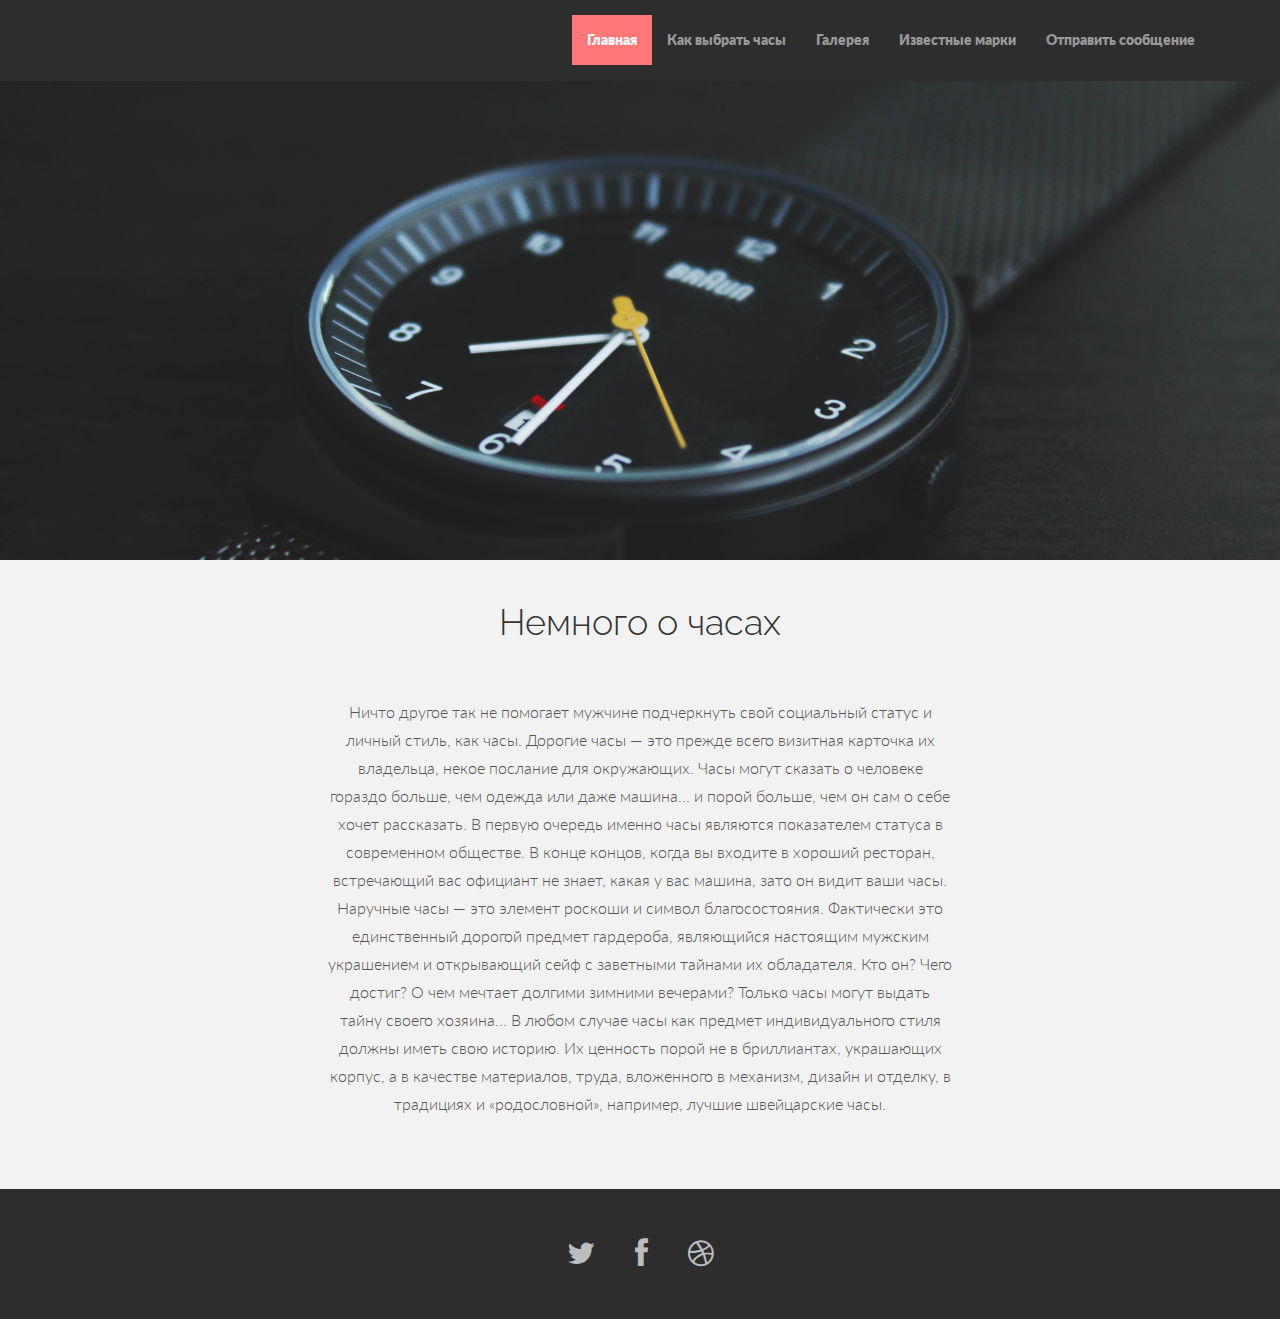
<file: index.html>
<!DOCTYPE html>
<html lang="en">
  <head>
    <meta charset="utf-8">
    <meta http-equiv="X-UA-Compatible" content="IE=edge">
    <meta name="viewport" content="width=device-width, initial-scale=1.0">
    <meta name="description" content="">
    <meta name="author" content="">
    <link rel="shortcut icon" href="assets/ico/favicon.png">

    <title>main</title>

    <!-- Bootstrap core CSS -->
    <link href="assets/css/bootstrap.css" rel="stylesheet">
    <link href="assets/css/font-awesome.min.css" rel="stylesheet">

    <!-- Custom styles for this template -->
    <link href="assets/css/main.css" rel="stylesheet">


    <!-- HTML5 shim and Respond.js IE8 support of HTML5 elements and media queries -->
    <!--[if lt IE 9]>
      <script src="https://oss.maxcdn.com/libs/html5shiv/3.7.0/html5shiv.js"></script>
      <script src="https://oss.maxcdn.com/libs/respond.js/1.3.0/respond.min.js"></script>
    <![endif]-->
  </head>
  <body>
   <div class="navbar navbar-inverse navbar-fixed-top">
      <div class="container">
        <div class="navbar-header">
          <button type="button" class="navbar-toggle" data-toggle="collapse" data-target=".navbar-collapse">
            <span class="icon-bar"></span>
            <span class="icon-bar"></span>
            <span class="icon-bar"></span>
          </button>
        </div>
        <div class="navbar-collapse collapse">
          <ul class="nav navbar-nav navbar-right">
             <li class="active"><a href="index.html">Главная</a></li>
            <li><a href="choose.html">Как выбрать часы</a></li>
            <li><a href="galary.html">Галерея</a></li>
            <li><a href="brand.html">Известные марки</a></li>
            <li><a href="callback.html">Отправить сообщение</a></li>
          </ul>
        </div><!--/.nav-collapse -->
      </div>
    </div>
<div id="headerwrap">
    <div class="container">
      <div class="row centered">
        <div class="col-lg-8 col-lg-offset-2">
        </div>
      </div><!-- row -->
    </div><!-- container -->
  </div><!-- headerwrap -->
  <br>
  <div class="conteiner">
  <div class="row">
            <div class="col-lg-offset-3 col-lg-6">
                <h1 class="text-center">Немного о часах</h1>
                <br>
              <br>
                <p class="text-center">Ничто другое так не помогает мужчине подчеркнуть свой социальный статус и личный стиль, как часы. Дорогие часы — это прежде всего визитная карточка их владельца, некое послание для окружающих. Часы могут сказать о человеке гораздо больше, чем одежда или даже машина... и порой больше, чем он сам о себе хочет рассказать. В первую очередь именно часы являются показателем статуса в современном обществе. В конце концов, когда вы входите в хороший ресторан, встречающий вас официант не знает, какая у вас машина, зато он видит ваши часы. Наручные часы — это элемент роскоши и символ благосостояния. Фактически это единственный дорогой предмет гардероба, являющийся настоящим мужским украшением и открывающий сейф с заветными тайнами их обладателя. Кто он? Чего достиг? О чем мечтает долгими зимними вечерами? Только часы могут выдать тайну своего хозяина...
              В любом случае часы как предмет индивидуального стиля должны иметь свою историю. Их ценность порой не в бриллиантах, украшающих корпус, а в качестве материалов, труда, вложенного в механизм, дизайн и отделку, в традициях и «родословной», например, лучшие швейцарские часы.
                 </p>
                 <br>
                 <br>
            </div>
        </div>
  </div>
  <div id="f">
    <div class="container">
      <div class="row centered">
        <a href="#"><i class="fa fa-twitter"></i></a><a href="#"><i class="fa fa-facebook"></i></a><a href="#"><i class="fa fa-dribbble"></i></a>
    
      </div><!-- row -->
    </div><!-- container -->
  </div><!-- Footer -->
  </body>
</html>
</file>
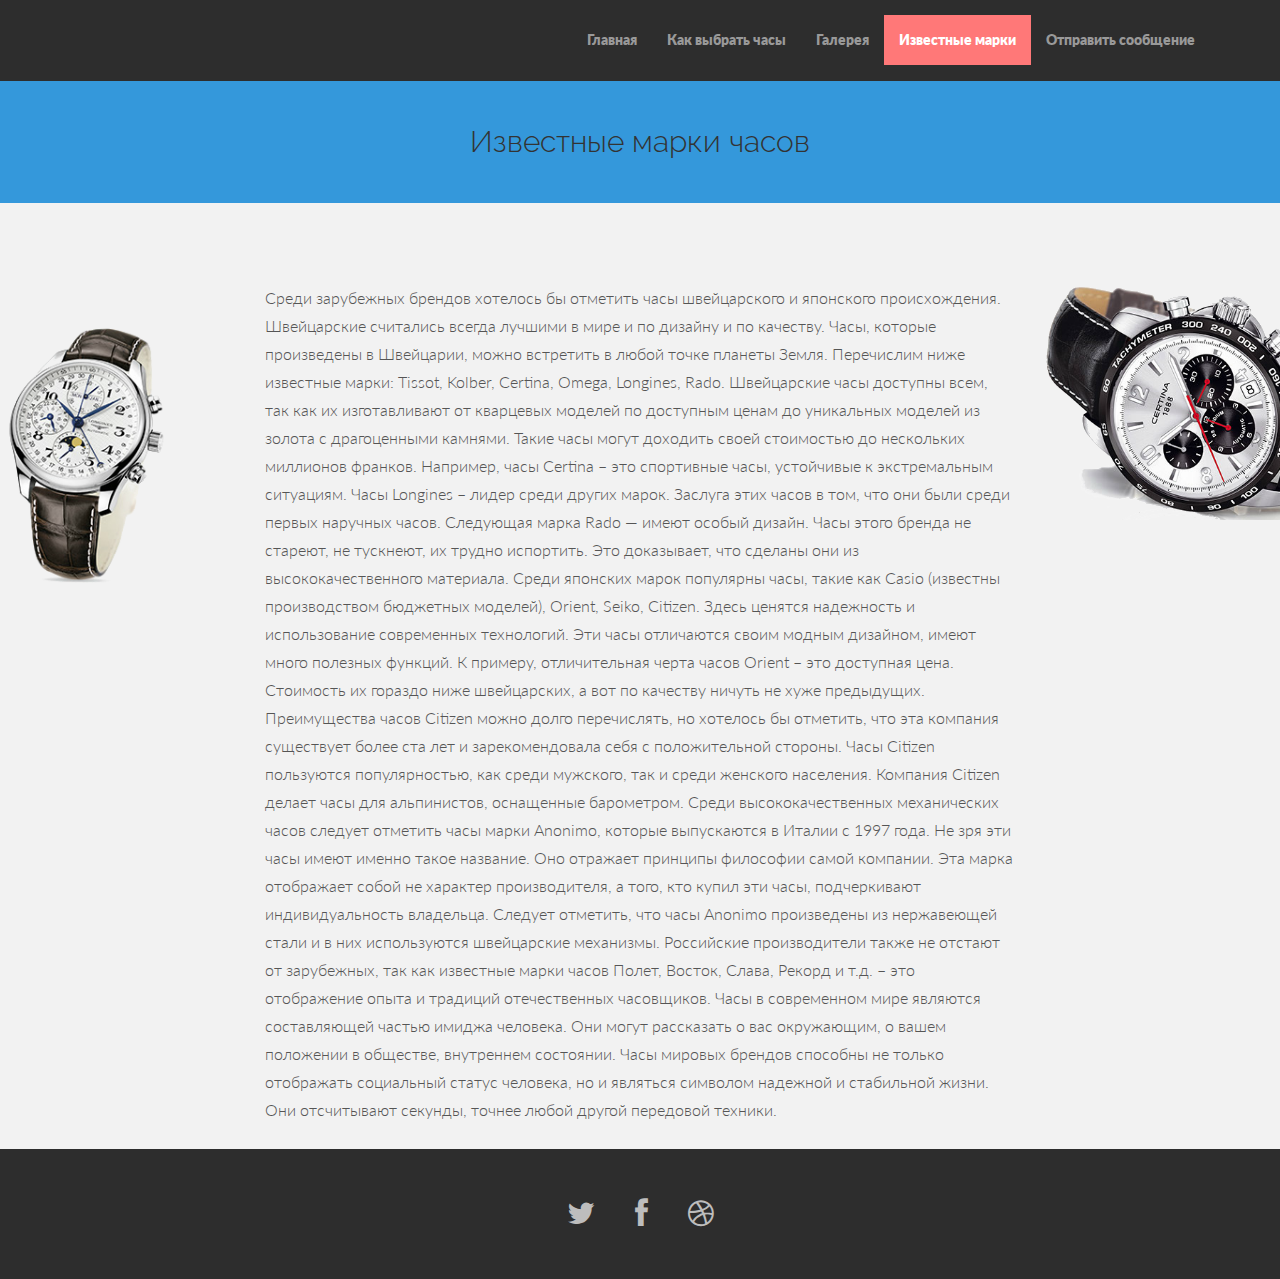
<file: brand.html>
<!DOCTYPE html>
<html lang="en">
  <head>
    <meta charset="utf-8">
    <meta http-equiv="X-UA-Compatible" content="IE=edge">
    <meta name="viewport" content="width=device-width, initial-scale=1.0">
    <meta name="description" content="">
    <meta name="author" content="">
    <link rel="shortcut icon" href="assets/ico/favicon.png">

    <title>brand</title>

    <!-- Bootstrap core CSS -->
    <link href="assets/css/bootstrap.css" rel="stylesheet">
    <link href="assets/css/font-awesome.min.css" rel="stylesheet">

    <!-- Custom styles for this template -->
    <link href="assets/css/main.css" rel="stylesheet">


    <!-- HTML5 shim and Respond.js IE8 support of HTML5 elements and media queries -->
    <!--[if lt IE 9]>
      <script src="https://oss.maxcdn.com/libs/html5shiv/3.7.0/html5shiv.js"></script>
      <script src="https://oss.maxcdn.com/libs/respond.js/1.3.0/respond.min.js"></script>
    <![endif]-->
  </head>

  <body>



  <div class="navbar navbar-inverse navbar-fixed-top">
      <div class="container">
        <div class="navbar-header">
          <button type="button" class="navbar-toggle" data-toggle="collapse" data-target=".navbar-collapse">
            <span class="icon-bar"></span>
            <span class="icon-bar"></span>
            <span class="icon-bar"></span>
          </button>
        </div>
        <div class="navbar-collapse collapse">
          <ul class="nav navbar-nav navbar-right">
            <li><a href="index.html">Главная</a></li>
            <li><a href="choose.html">Как выбрать часы</a></li>
            <li><a href="galary.html">Галерея</a></li>
            <li class="active"><a href="brand.html">Известные марки</a></li>
            <li><a href="callback.html">Отправить сообщение</a></li>
          </ul>
        </div><!--/.nav-collapse -->
      </div>
    </div>

  <div id="blue">
    <div class="container">
      <div class="row centered">
        <div class="col-lg-8 col-lg-offset-2">
        <h2>Известные марки часов</h2>
        </div>
      </div><!-- row -->
    </div><!-- container -->
  </div><!--  bluewrap -->

<div class="container desc">
    <div class="row">
      <br><br>
      <div class=" col-lg-1 col-lg-pull-3 ">
       <img src="images/011.png" alt="">
      </div><!-- col-lg-6 -->
      <div class=" col-lg-offset-1 col-lg-8">
        <p>Среди зарубежных брендов хотелось бы отметить часы швейцарского и японского происхождения.

Швейцарские считались всегда лучшими в мире и по дизайну и по качеству. Часы, которые произведены в Швейцарии, можно встретить в любой точке планеты Земля. Перечислим ниже известные марки: Tissot, Kolber, Certina, Omega, Longines, Rado.

Швейцарские часы доступны всем, так как их изготавливают от кварцевых моделей по доступным ценам до уникальных моделей из золота с драгоценными камнями. Такие часы могут доходить своей стоимостью до нескольких миллионов франков.

Например, часы Certina – это спортивные часы, устойчивые к экстремальным ситуациям. Часы Longines – лидер среди других марок. Заслуга этих часов в том, что они были среди первых наручных часов.

Следующая марка Rado — имеют особый дизайн. Часы этого бренда не стареют, не тускнеют, их трудно испортить. Это доказывает, что сделаны они из высококачественного материала.

Среди японских марок популярны часы, такие как Casio (известны производством бюджетных моделей), Orient, Seiko, Citizen. Здесь ценятся надежность и использование современных технологий. Эти часы отличаются своим модным дизайном, имеют много полезных функций.

К примеру, отличительная черта часов Orient – это доступная цена. Стоимость их гораздо ниже швейцарских, а вот по качеству ничуть не хуже предыдущих.

Преимущества часов Citizen можно долго перечислять, но хотелось бы отметить, что эта компания существует более ста лет и зарекомендовала себя с положительной стороны. Часы Citizen пользуются популярностью, как среди мужского, так и среди женского населения. Компания Citizen делает часы для альпинистов, оснащенные барометром.

Среди высококачественных механических часов следует отметить часы марки Anonimo, которые выпускаются в Италии с 1997 года. Не зря эти часы имеют именно такое название. Оно отражает принципы философии самой компании. Эта марка отображает собой не характер производителя, а того, кто купил эти часы, подчеркивают индивидуальность владельца. Следует отметить, что часы Anonimo произведены из нержавеющей стали и в них используются швейцарские механизмы.

Российские производители также не отстают от зарубежных, так как известные марки часов Полет, Восток, Слава, Рекорд и т.д. – это отображение опыта и традиций отечественных часовщиков.

Часы в современном мире являются составляющей частью имиджа человека. Они могут рассказать о вас окружающим, о вашем положении в обществе, внутреннем состоянии.

Часы мировых брендов способны не только отображать социальный статус человека, но и являться символом надежной и стабильной жизни. Они отсчитывают секунды, точнее любой другой передовой техники.</p>
      </div>
      <div class="col-lg-1 ">
       <img src="images/010.png" alt="">
      </div><!-- col-lg-6 -->
    </div><!-- row -->
    </div>
    <div id="f">
    <div class="container">
      <div class="row centered">
        <a href="#"><i class="fa fa-twitter"></i></a><a href="#"><i class="fa fa-facebook"></i></a><a href="#"><i class="fa fa-dribbble"></i></a>
    
      </div><!-- row -->
    </div><!-- container -->
  </div><!-- Footer -->

</body>
</file>
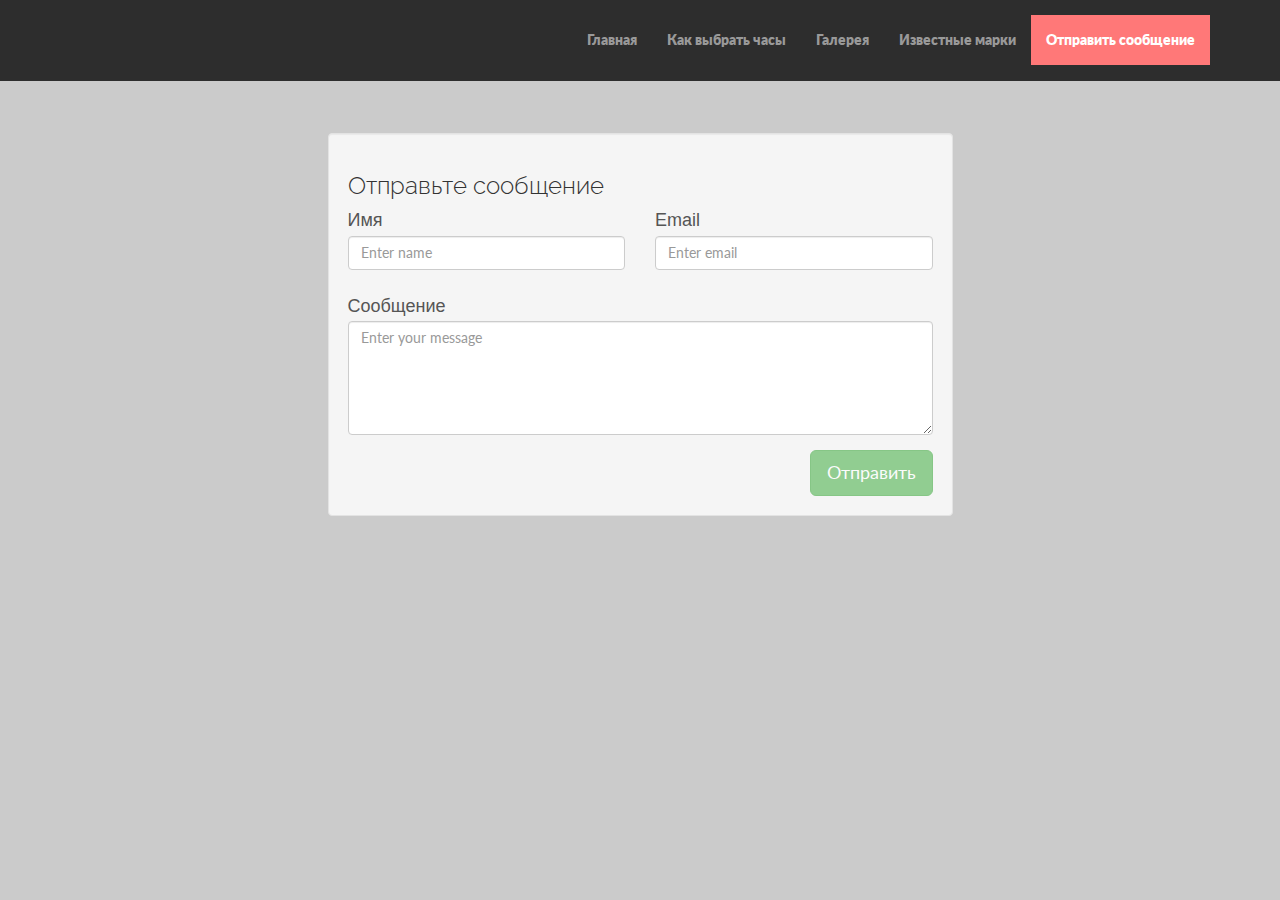
<file: callback.html>
<!DOCTYPEhtml>
<html>
<head>
    <title>callback</title>
    <meta name="viewport" content="width=device-width, initial-scale=1, maximum-scale=1, user-scalable=no">
    <meta charset="utf-8">
    <meta http-equiv="content-type" content="text/html; charset=utf-8"/>
    <link rel="stylesheet" href="assets/css/bootstrap.css">
	<link rel="stylesheet" href="assets/css/animate.css">
    <link href="assets/css/font-awesome.min.css" rel="stylesheet">
    <link href="assets/css/main.css" rel="stylesheet">
 
</head>
<body style="background-color:#cbcbcb">
    <div class="navbar navbar-inverse navbar-fixed-top">
      <div class="container">
        <div class="navbar-header">
          <button type="button" class="navbar-toggle" data-toggle="collapse" data-target=".navbar-collapse">
            <span class="icon-bar"></span>
            <span class="icon-bar"></span>
            <span class="icon-bar"></span>
          </button>
        </div>
        <div class="navbar-collapse collapse">
          <ul class="nav navbar-nav navbar-right">
            <li><a href="index.html">Главная</a></li>
            <li><a href="choose.html">Как выбрать часы</a></li>
            <li><a href="galary.html">Галерея</a></li>
            <li><a href="brand.html">Известные марки</a></li>
            <li class="active"><a href="works.html">Отправить сообщение</a></li>
          </ul>
        </div><!--/.nav-collapse -->
      </div>
    </div>
<div class="row">
<div class="col-sm-6 col-sm-offset-3">
    <div class="well" style="margin-top: 10%;">
    <h3>Отправьте сообщение</h3>
    <form role="form" id="contactForm" data-toggle="validator" class="shake" >
        <div class="row">
            <div class="form-group col-sm-6">
                <label for="name" class="h4">Имя</label>
                <input type="text" class="form-control" id="name" placeholder="Enter name" required data-error="NEW ERROR MESSAGE">
                <div class="help-block with-errors"></div>
            </div>
            <div class="form-group col-sm-6">
                <label for="email" class="h4">Email</label>
                <input type="email" class="form-control" id="email" placeholder="Enter email" required data-error="NEW ERROR MESSAGE">
                <div class="help-block with-errors"></div>
            </div>
        </div>
        <div class="form-group">
            <label for="message" class="h4 ">Сообщение</label>
            <textarea id="message" class="form-control" rows="5" placeholder="Enter your message" required></textarea>
            <div class="help-block with-errors"></div>
        </div>
        <button type="submit" id="form-submit" class="btn btn-success btn-lg pull-right ">Отправить</button>
        <div id="msgSubmit" class="h3 text-center hidden"></div>
        <div class="clearfix"></div>
    </form>
    </div>
</div>
</div>
</body>
<script  type="text/javascript" src="assets/js/jquery-3.1.1.js"></script>
<script type="text/javascript" src="assets/js/validator.min.js"></script>
<script type="text/javascript" src="assets/js/scripts.js"></script>
</html>

<!--action="assets/php/callback.php" method="post"-->
</file>
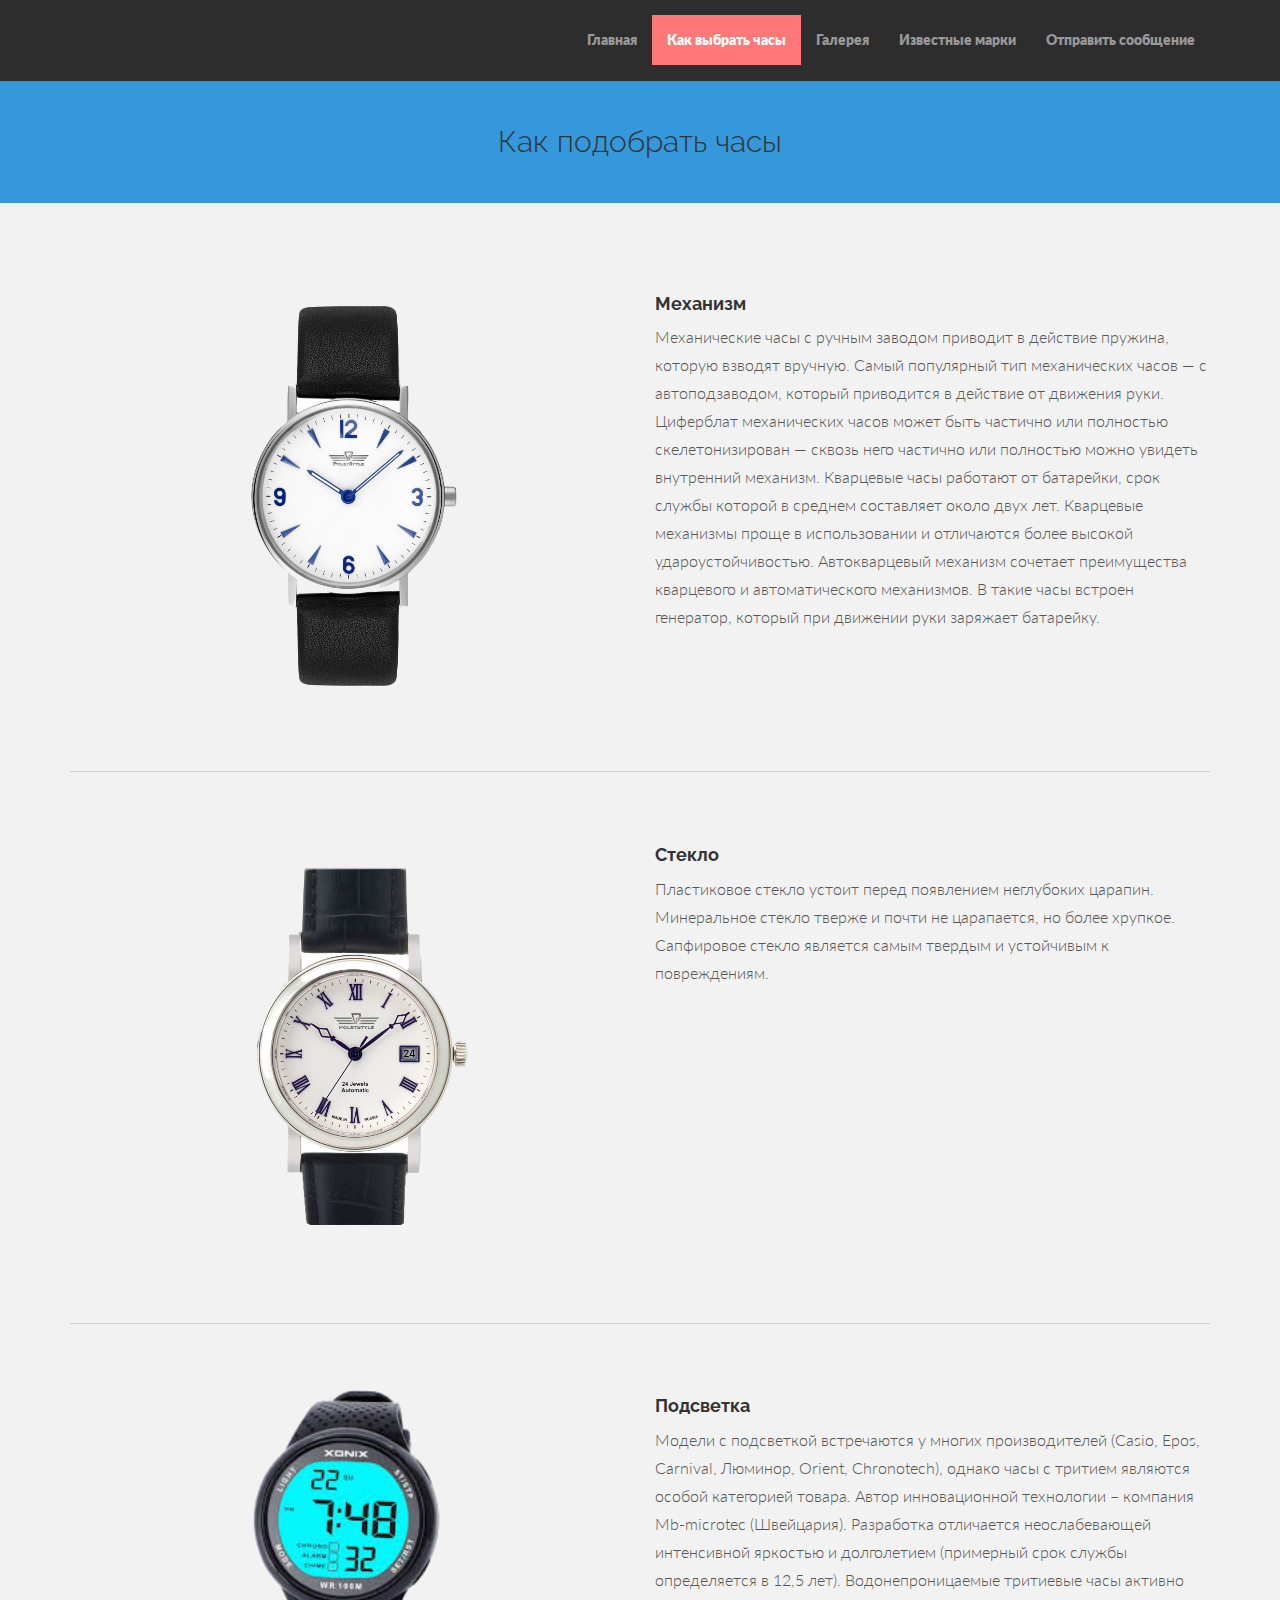
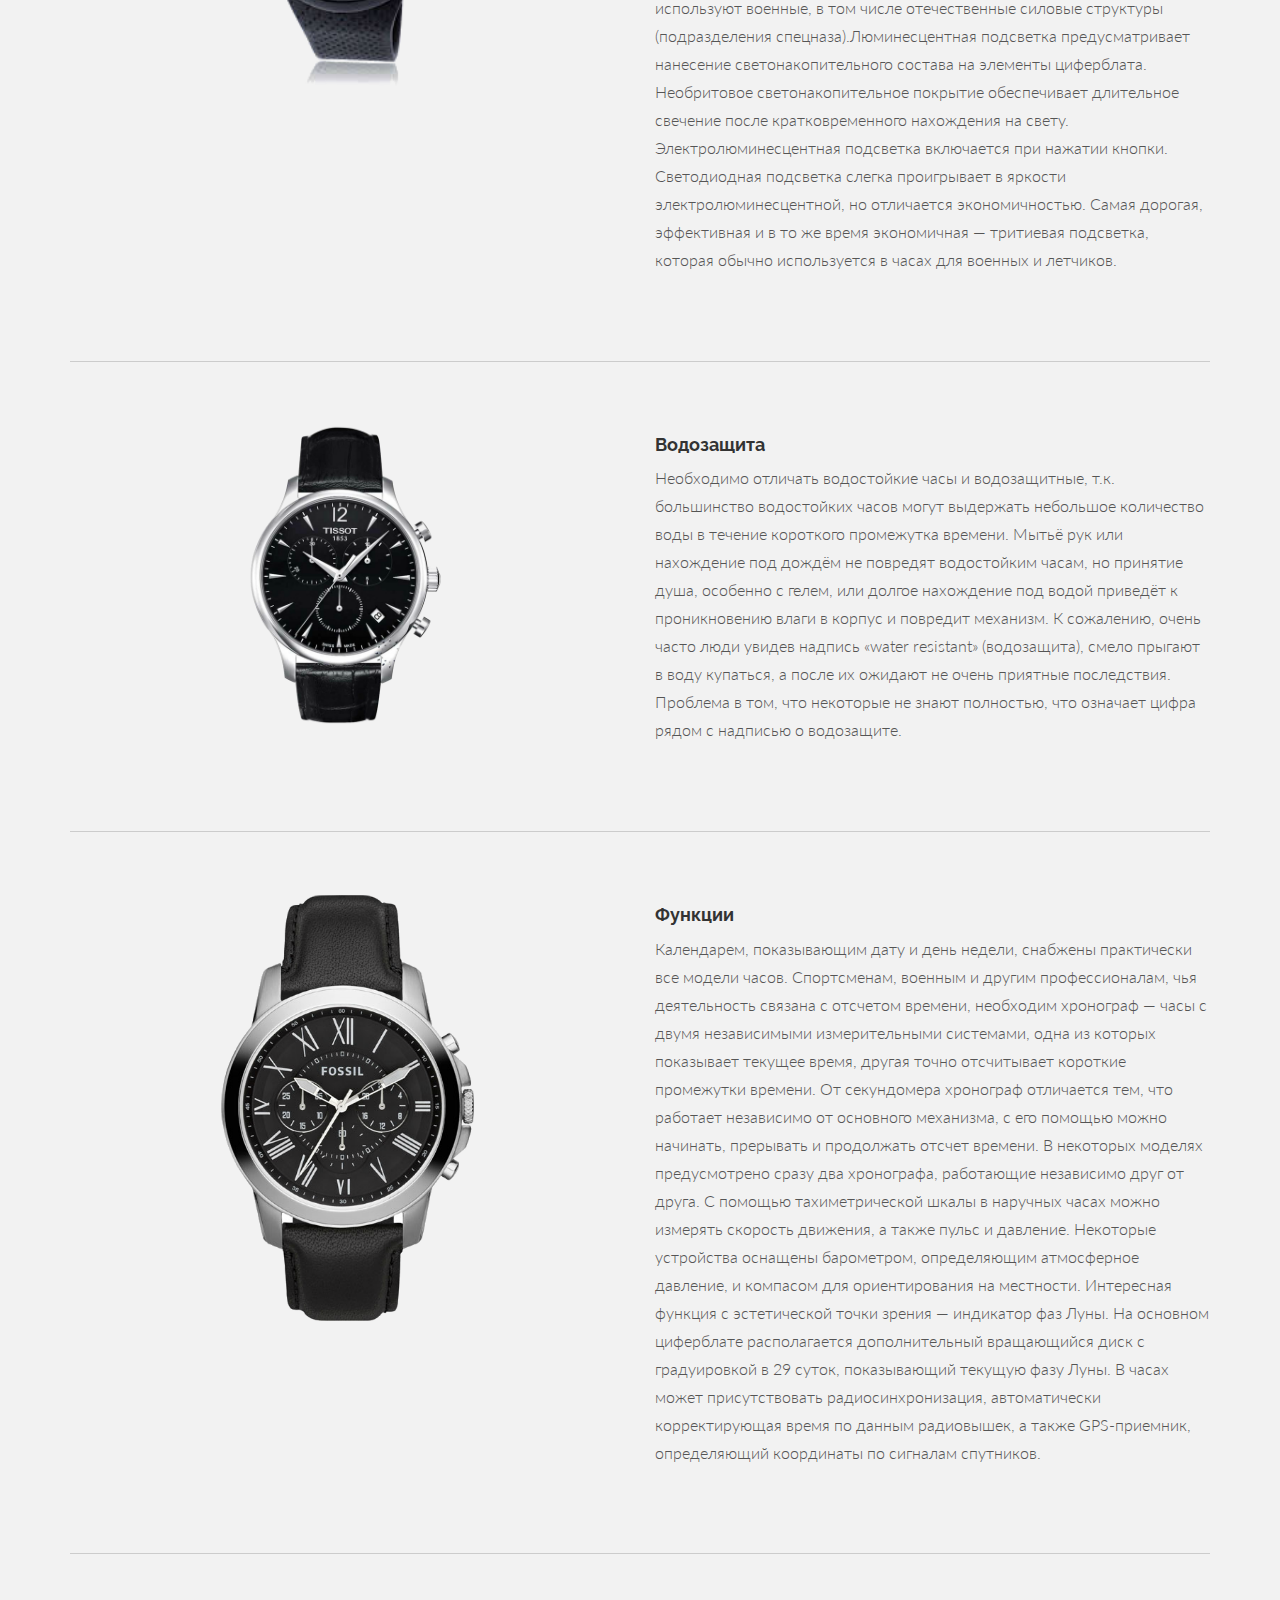
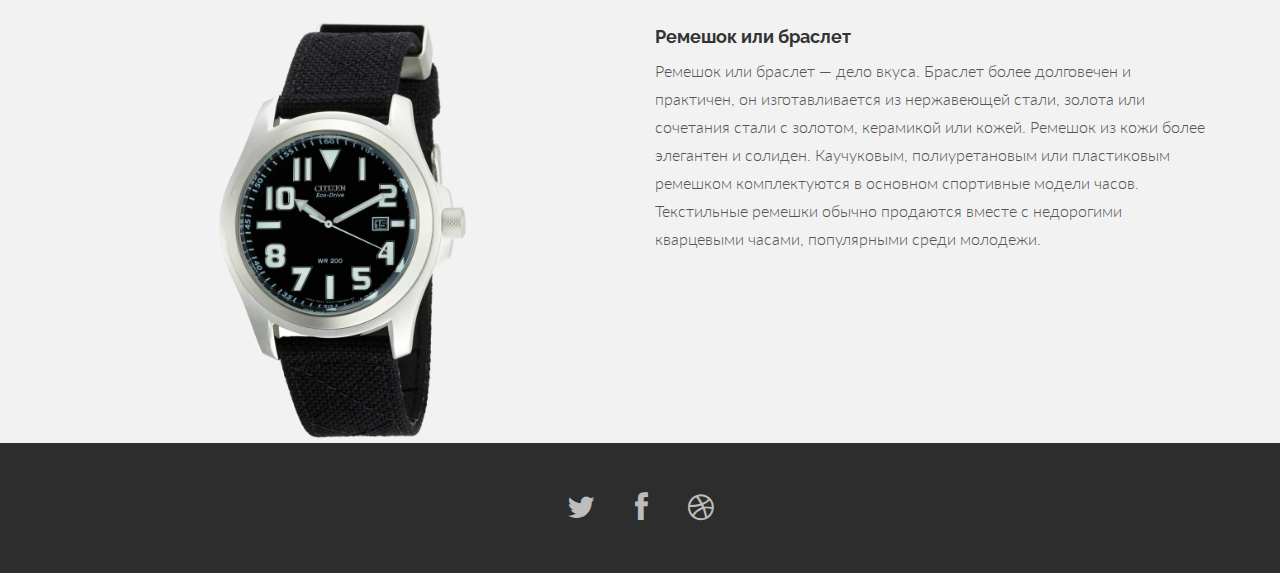
<file: choose.html>
<!DOCTYPE html>
<html lang="ru">
  <head>
    <meta charset="utf-8">
    <meta http-equiv="X-UA-Compatible" content="IE=edge">
    <meta name="viewport" content="width=device-width, initial-scale=1.0">
    <meta name="description" content="">
    <meta name="author" content="">
    <link rel="shortcut icon" href="assets/ico/favicon.png">

    <title>choose</title>

    <!-- Bootstrap core CSS -->
    <link href="assets/css/bootstrap.css" rel="stylesheet">
    <link href="assets/css/font-awesome.min.css" rel="stylesheet">

    <!-- Custom styles for this template -->
    <link href="assets/css/main.css" rel="stylesheet">


    <!-- HTML5 shim and Respond.js IE8 support of HTML5 elements and media queries -->
    <!--[if lt IE 9]>
      <script src="https://oss.maxcdn.com/libs/html5shiv/3.7.0/html5shiv.js"></script>
      <script src="https://oss.maxcdn.com/libs/respond.js/1.3.0/respond.min.js"></script>
    <![endif]-->
  </head>
  <body>
   <div class="navbar navbar-inverse navbar-fixed-top">
      <div class="container">
        <div class="navbar-header">
          <button type="button" class="navbar-toggle" data-toggle="collapse" data-target=".navbar-collapse">
            <span class="icon-bar"></span>
            <span class="icon-bar"></span>
            <span class="icon-bar"></span>
          </button>
        </div>
        <div class="navbar-collapse collapse">
          <ul class="nav navbar-nav navbar-right">
            <li><a href="index.html">Главная</a></li>
            <li class="active"><a href="choose.html">Как выбрать часы</a></li>
            <li><a href="galary.html">Галерея</a></li>
            <li><a href="brand.html">Известные марки</a></li>
            <li><a href="callback.html">Отправить сообщение</a></li>
          </ul>
        </div><!--/.nav-collapse -->
      </div>
    </div>


  <div id="blue">
    <div class="container">
      <div class="row centered">
        <div class="col-lg-8 col-lg-offset-2">
        <h2>Как подобрать  часы</h2>
        </div>
      </div><!-- row -->
    </div><!-- container -->
  </div><!--  bluewrap -->

  <div class="container desc">
    <div class="row">
      <br><br>
      <div class="col-lg-6 centered">
        <img src="images/001.png" alt="">
      </div><!-- col-lg-6 -->
      <div class="col-lg-6">
        <h4>Механизм</h4>
        <p>Механические часы с ручным заводом приводит в действие пружина, которую взводят вручную. Самый популярный тип механических часов — с автоподзаводом, который приводится в действие от движения руки. Циферблат механических часов может быть частично или полностью скелетонизирован — сквозь него частично или полностью можно увидеть внутренний механизм.
              Кварцевые часы работают от батарейки, срок службы которой в среднем составляет около двух лет. Кварцевые механизмы проще в использовании и отличаются более высокой удароустойчивостью.
              Автокварцевый механизм сочетает преимущества кварцевого и автоматического механизмов. В такие часы встроен генератор, который при движении руки заряжает батарейку.
              </p>
      </div>

    </div>
      
      <br><br>
    <hr>
    <br><br>
    <div class="row">
      <div class="col-lg-6 centered">
        <img src="images/002.png" alt="">
      </div><!-- col-lg-6 -->
      <div class="col-lg-6">
        <h4>Стекло</h4>
        <p>Пластиковое стекло устоит перед появлением неглубоких царапин. Минеральное стекло тверже и почти не царапается, но более хрупкое. Сапфировое стекло является самым твердым и устойчивым к повреждениям.
              </p>
      </div>
    </div><!-- row -->

 <br><br>
    <hr>
    <br><br>
    <div class="row">
      <div class="col-lg-6 centered">
        <img src="images/003.png" alt="">
      </div><!-- col-lg-6 -->
      <div class="col-lg-6">
        <h4>Подсветка</h4>
         <p>Модели с подсветкой встречаются у многих производителей (Casio, Epos, Carnival, Люминор, Orient, Chronotech), однако часы с тритием являются особой категорией товара. Автор инновационной технологии – компания Mb-microtec (Швейцария). Разработка отличается неослабевающей интенсивной яркостью и долголетием (примерный срок службы определяется в 12,5 лет). Водонепроницаемые тритиевые часы активно используют военные, в том числе отечественные силовые структуры (подразделения спецназа).Люминесцентная подсветка предусматривает нанесение светонакопительного состава на элементы циферблата. Необритовое светонакопительное покрытие обеспечивает длительное свечение после кратковременного нахождения на свету. Электролюминесцентная подсветка включается при нажатии кнопки. Светодиодная подсветка слегка проигрывает в яркости электролюминесцентной, но отличается экономичностью. Самая дорогая, эффективная и в то же время экономичная — тритиевая подсветка, которая обычно используется в часах для военных и летчиков.
              </p>
      </div>
    </div><!-- row -->

    <br><br>
    <hr>
    <br><br>
    <div class="row">
      <div class="col-lg-6 centered">
       <img src="images/004.png" alt="">
      </div><!-- col-lg-6 -->
      <div class="col-lg-6">
        <h4>Водозащита</h4>
        <p>Необходимо отличать водостойкие часы и водозащитные, т.к. большинство водостойких часов могут выдержать небольшое количество воды в течение короткого промежутка времени. Мытьё рук или нахождение под дождём не повредят водостойким часам, но принятие душа, особенно с гелем, или долгое нахождение под водой приведёт к проникновению влаги в корпус и повредит механизм. К сожалению, очень часто люди увидев надпись «water resistant» (водозащита), смело прыгают в воду купаться, а после их ожидают не очень приятные последствия. Проблема в том, что некоторые не знают полностью, что означает цифра рядом с надписью о водозащите.
              </p>
      </div>
    </div><!-- row -->

    <br><br>
    <hr>
    <br><br>
    <div class="row">
      <div class="col-lg-6 centered">
       <img src="images/006.png" alt="">
      </div><!-- col-lg-6 -->
      <div class="col-lg-6">
        <h4>Функции</h4>
         <p>Календарем, показывающим дату и день недели, снабжены практически все модели часов.
Спортсменам, военным и другим профессионалам, чья деятельность связана с отсчетом времени, необходим хронограф — часы с двумя независимыми измерительными системами, одна из которых показывает текущее время, другая точно отсчитывает короткие промежутки времени. От секундомера хронограф отличается тем, что работает независимо от основного механизма, с его помощью можно начинать, прерывать и продолжать отсчет времени. В некоторых моделях предусмотрено сразу два хронографа, работающие независимо друг от друга.
С помощью тахиметрической шкалы в наручных часах можно измерять скорость движения, а также пульс и давление.
Некоторые устройства оснащены барометром, определяющим атмосферное давление, и компасом для ориентирования на местности.
Интересная функция с эстетической точки зрения — индикатор фаз Луны. На основном циферблате располагается дополнительный вращающийся диск с градуировкой в 29 суток, показывающий текущую фазу Луны.
В часах может присутствовать радиосинхронизация, автоматически корректирующая время по данным радиовышек, а также GPS-приемник, определяющий координаты по сигналам спутников.
              </p>
      </div>
    </div><!-- row -->

     <br><br>
    <hr>
    <br><br>
    <div class="row">
      <div class="col-lg-6 centered">
        <img src="images/005.png" alt="">
      </div><!-- col-lg-6 -->
      <div class="col-lg-6">
        <h4>Ремешок или браслет</h4>
         <p>Ремешок или браслет — дело вкуса. Браслет более долговечен и практичен, он изготавливается из нержавеющей стали, золота или сочетания стали с золотом, керамикой или кожей. Ремешок из кожи более элегантен и солиден. Каучуковым, полиуретановым или пластиковым ремешком комплектуются в основном спортивные модели часов. Текстильные ремешки обычно продаются вместе с недорогими кварцевыми часами, популярными среди молодежи.
              </p>
      </div>
    </div><!-- row -->
</div>

    <div id="f">
    <div class="container">
      <div class="row centered">
        <a href="#"><i class="fa fa-twitter"></i></a><a href="#"><i class="fa fa-facebook"></i></a><a href="#"><i class="fa fa-dribbble"></i></a>
    
      </div><!-- row -->
    </div><!-- container -->
  </div><!-- Footer -->




      </body>
</file>
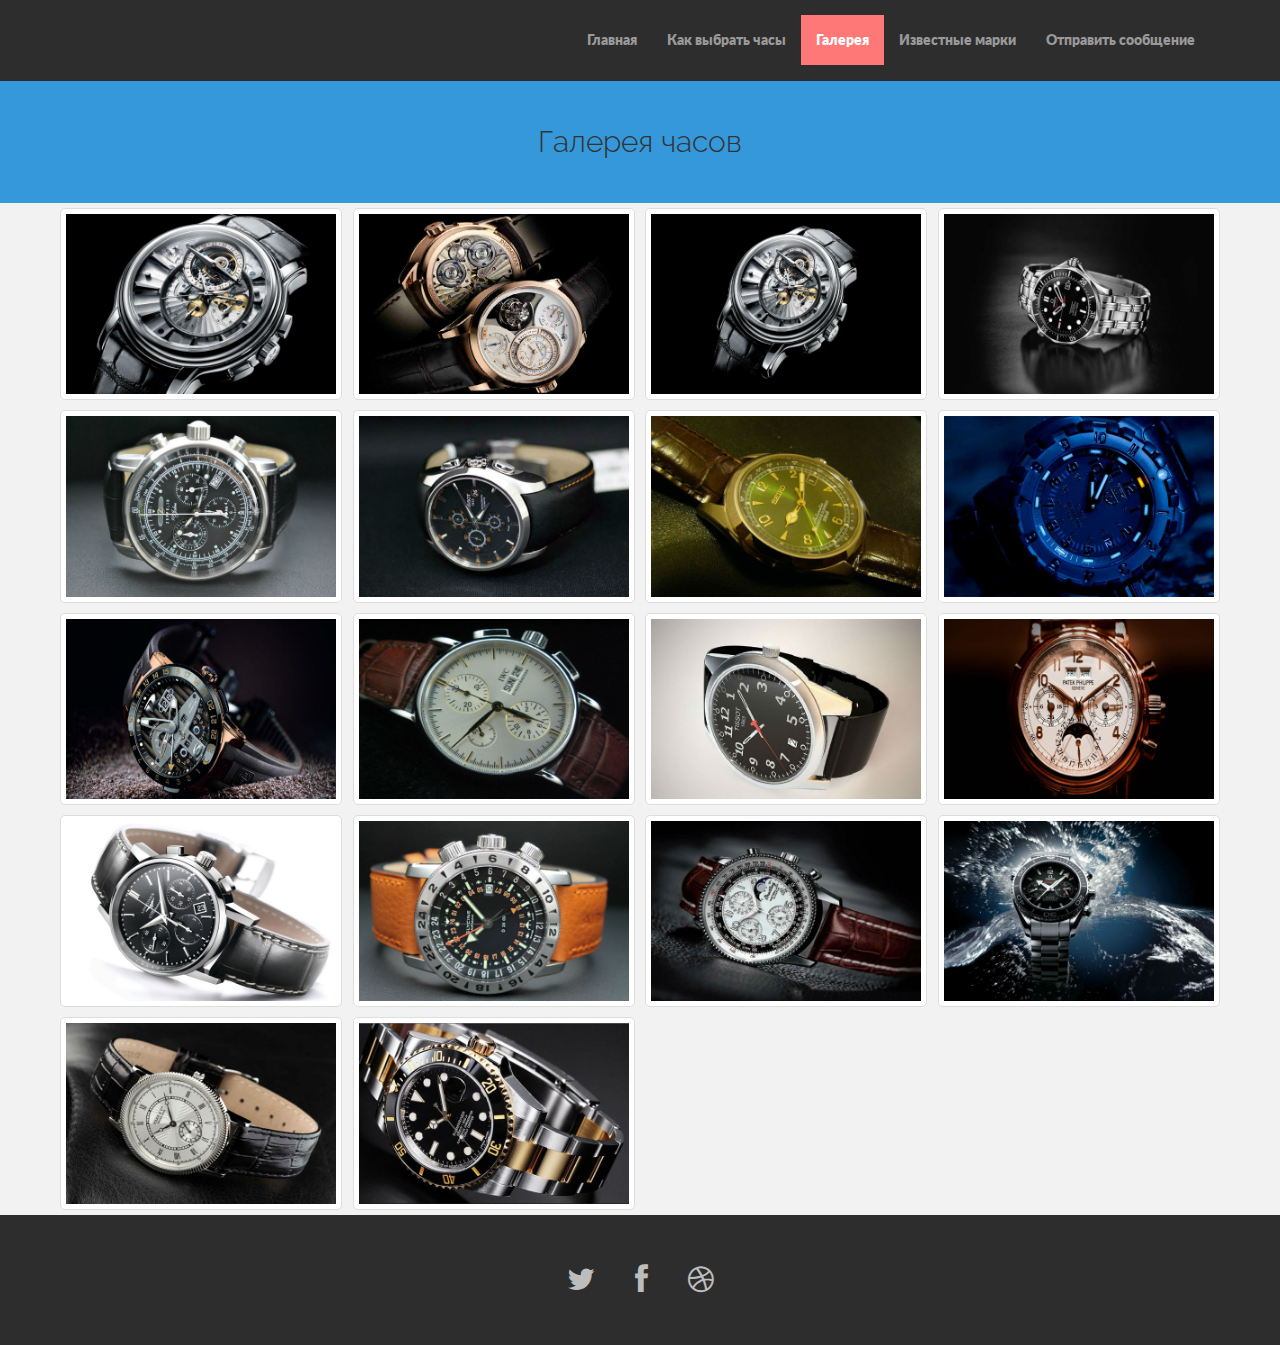
<file: galary.html>
<!DOCTYPE html>
<html lang="en">
  <head>
    <meta charset="utf-8">
    <meta http-equiv="X-UA-Compatible" content="IE=edge">
    <meta name="viewport" content="width=device-width, initial-scale=1.0">
    <meta name="description" content="">
    <meta name="author" content="">
    <link rel="shortcut icon" href="assets/ico/favicon.png">
    <link rel="stylesheet" href="assets/fancybox/jquery.fancybox.css" type="text/css" media="screen" /> 
    <title>galary</title>

    <!-- Bootstrap core CSS -->
    <link href="assets/css/bootstrap.css" rel="stylesheet">
    <link href="assets/css/font-awesome.min.css" rel="stylesheet">

    <!-- Custom styles for this template -->
    <link href="assets/css/main.css" rel="stylesheet">


    <!-- HTML5 shim and Respond.js IE8 support of HTML5 elements and media queries -->
    <!--[if lt IE 9]>
      <script src="https://oss.maxcdn.com/libs/html5shiv/3.7.0/html5shiv.js"></script>
      <script src="https://oss.maxcdn.com/libs/respond.js/1.3.0/respond.min.js"></script>
    <![endif]-->
     <style> 
    .thumb img { 
      filter: none; /* IE6-9 */ 
      -webkit-filter: grayscale(0); 
      border-radius:5px; 
      background-color: #fff; 
      border: 1px solid #ddd; 
      padding:5px; 
    } 
    .thumb img:hover { 
      filter: gray; /* IE6-9 */ 
      -webkit-filter: grayscale(1); 
    } 
    .thumb { 
      padding:5px; 
    } 
  </style> 

  </head>
  <body>
   <div class="navbar navbar-inverse navbar-fixed-top">
      <div class="container">
        <div class="navbar-header">
          <button type="button" class="navbar-toggle" data-toggle="collapse" data-target=".navbar-collapse">
            <span class="icon-bar"></span>
            <span class="icon-bar"></span>
            <span class="icon-bar"></span>
          </button>
        </div>
        <div class="navbar-collapse collapse">
          <ul class="nav navbar-nav navbar-right">
             <li ><a href="index.html">Главная</a></li>
            <li><a href="choose.html">Как выбрать часы</a></li>
            <li class="active"><a href="galary.html">Галерея</a></li>
            <li><a href="brand.html">Известные марки</a></li>
            <li><a href="callback.html">Отправить сообщение</a></li>
          </ul>
        </div><!--/.nav-collapse -->
      </div>
    </div>


    <div id="blue">
    <div class="container">
      <div class="row centered">
        <div class="col-lg-8 col-lg-offset-2">
        <h2>Галерея часов</h2>
        </div>
      </div><!-- row -->
    </div><!-- container -->
  </div><!--  bluewrap -->

    <div class="container"> 
    <div class="row"> 
      <div class="col-md-3 col-sm-4 col-xs-6 thumb"> 
        <a class="fancyimage" rel="group" href="images/101.jpg"> 
          <img class="img-responsive" src="images/101.jpg" /> 
        </a> 
      </div> 
      <div class="col-md-3 col-sm-4 col-xs-6 thumb"> 
        <a class="fancyimage" rel="group" href="images/102.jpg"> 
          <img class="img-responsive" src="images/102.jpg" /> 
        </a> 
      </div> 
      <div class="col-md-3 col-sm-4 col-xs-6 thumb"> 
        <a class="fancyimage" rel="group" href="images/103.jpg"> 
          <img class="img-responsive" src="images/103.jpg" /> 
        </a> 
      </div> 
      <div class="col-md-3 col-sm-4 col-xs-6 thumb"> 
        <a class="fancyimage" rel="group" href="images/104.jpg"> 
          <img class="img-responsive" src="images/104.jpg" /> 
        </a> 
      </div> 
      <div class="col-md-3 col-sm-4 col-xs-6 thumb"> 
        <a class="fancyimage" rel="group" href="images/105.jpg"> 
          <img class="img-responsive" src="images/105.jpg" /> 
        </a> 
      </div> 
      <div class="col-md-3 col-sm-4 col-xs-6 thumb"> 
        <a class="fancyimage" rel="group" href="images/106.jpg"> 
          <img class="img-responsive" src="images/106.jpg" /> 
        </a> 
      </div> 
      <div class="col-md-3 col-sm-4 col-xs-6 thumb"> 
        <a class="fancyimage" rel="group" href="images/107.jpg"> 
          <img class="img-responsive" src="images/107.jpg" /> 
        </a> 
      </div> 
      <div class="col-md-3 col-sm-4 col-xs-6 thumb"> 
        <a class="fancyimage" rel="group" href="images/108.jpg"> 
          <img class="img-responsive" src="images/108.jpg" /> 
        </a> 
      </div> 
      <div class="col-md-3 col-sm-4 col-xs-6 thumb"> 
        <a class="fancyimage" rel="group" href="images/109.jpg"> 
          <img class="img-responsive" src="images/109.jpg" /> 
        </a> 
      </div> 
      <div class="col-md-3 col-sm-4 col-xs-6 thumb"> 
        <a class="fancyimage" rel="group" href="images/110.jpg"> 
          <img class="img-responsive" src="images/110.jpg" /> 
        </a> 
      </div> 
      <div class="col-md-3 col-sm-4 col-xs-6 thumb"> 
        <a class="fancyimage" rel="group" href="images/111.jpg"> 
          <img class="img-responsive" src="images/111.jpg" /> 
        </a> 
      </div> 
      <div class="col-md-3 col-sm-4 col-xs-6 thumb"> 
        <a class="fancyimage" rel="group" href="images/112.jpg"> 
          <img class="img-responsive" src="images/112.jpg" /> 
        </a> 
      </div> 
      <div class="col-md-3 col-sm-4 col-xs-6 thumb"> 
        <a class="fancyimage" rel="group" href="images/113.jpg"> 
          <img class="img-responsive" src="images/113.jpg" /> 
        </a> 
      </div> 
      <div class="col-md-3 col-sm-4 col-xs-6 thumb"> 
        <a class="fancyimage" rel="group" href="images/114.jpg"> 
          <img class="img-responsive" src="images/114.jpg" /> 
        </a> 
      </div> 
      <div class="col-md-3 col-sm-4 col-xs-6 thumb"> 
        <a class="fancyimage" rel="group" href="images/115.jpg"> 
          <img class="img-responsive" src="images/115.jpg" /> 
        </a> 
      </div> 
      <div class="col-md-3 col-sm-4 col-xs-6 thumb"> 
        <a class="fancyimage" rel="group" href="images/116.jpg"> 
          <img class="img-responsive" src="images/116.jpg" /> 
        </a> 
      </div> 
      <div class="col-md-3 col-sm-4 col-xs-6 thumb"> 
        <a class="fancyimage" rel="group" href="images/117.jpg"> 
          <img class="img-responsive" src="images/117.jpg" /> 
        </a> 
      </div> 
      <div class="col-md-3 col-sm-4 col-xs-6 thumb"> 
        <a class="fancyimage" rel="group" href="images/118.jpg"> 
          <img class="img-responsive" src="images/118.jpg" /> 
        </a> 
      </div> 
    </div> 
  </div>

  <div id="f">
    <div class="container">
      <div class="row centered">
        <a href="#"><i class="fa fa-twitter"></i></a><a href="#"><i class="fa fa-facebook"></i></a><a href="#"><i class="fa fa-dribbble"></i></a>
    
      </div><!-- row -->
    </div><!-- container -->
  </div><!-- Footer -->

  <script src="assets/js/jquery-3.1.1.js"></script> 
  <script src="assets/js/bootstrap.min.js"></script> 
  <script type="text/javascript" src="assets/fancybox/jquery.fancybox.pack.js"></script> 
  <script type="text/javascript"> 
    $(document).ready(function() { 
      $("a.fancyimage").fancybox(); 
    }); 
  </script> 


    </body>
</file>
<file: assets/css/main.css>
/*
 * Author: Carlos Alvarez
 * URL: http://alvarez.is
 *
 * Project Name: SPOT - Free Bootstrap 3 Theme
 * Version: 1.0
 * URL: http://blacktie.co
 */
 
/* FONTS */
@import url(http://fonts.googleapis.com/css?family=Lato:300,400,700,900);
@import url(http://fonts.googleapis.com/css?family=Raleway:400,300,700,900);

/* OVERALL ASPECT */

body {
  background-color: #f2f2f2;
    font-family: "Lato";
    font-weight: 300;
    font-size: 16px;
    color: #555;

    -webkit-font-smoothing: antialiased;
    -webkit-overflow-scrolling: touch;
    
    margin-top: 70px;
}

/* Titles */
h1, h2, h3, h4, h5, h6 {
    font-family: "Raleway";
    font-weight: 300;
    color: #333;
}


/* Paragraph & Typographic */
p {
    line-height: 28px;
    margin-bottom: 25px;
}

.centered {
    text-align: center;
}

/* Links */
a {
    color: #f85c37;
    word-wrap: break-word;

    -webkit-transition: color 0.1s ease-in, background 0.1s ease-in;
    -moz-transition: color 0.1s ease-in, background 0.1s ease-in;
    -ms-transition: color 0.1s ease-in, background 0.1s ease-in;
    -o-transition: color 0.1s ease-in, background 0.1s ease-in;
    transition: color 0.1s ease-in, background 0.1s ease-in;
}

a:hover,
a:focus {
    color: #7b7b7b;
    text-decoration: none;
    outline: 0;
}

a:before,
a:after {
    -webkit-transition: color 0.1s ease-in, background 0.1s ease-in;
    -moz-transition: color 0.1s ease-in, background 0.1s ease-in;
    -ms-transition: color 0.1s ease-in, background 0.1s ease-in;
    -o-transition: color 0.1s ease-in, background 0.1s ease-in;
    transition: color 0.1s ease-in, background 0.1s ease-in;
}

 hr {
    display: block;
    height: 1px;
    border: 0;
    border-top: 1px solid #ccc;
    margin: 1em 0;
    padding: 0;
}


.navbar {
	font-weight: 800;
	font-size: 14px;
	padding-top: 15px;
	padding-bottom: 15px;
}

.navbar-inverse {
	background: #2d2d2d;
	border-color: #2d2d2d;
}

.navbar-inverse .navbar-nav > .active > a {
	background: #ff7878
}

.navbar-inverse .navbar-brand {
	color: #999999;
	font-weight: bolder;
	font-size: 22px;
	letter-spacing: 1px;
}

.navbar-inverse .navbar-brand i {
	color: #ff7878;
	font-size: 22px;
	letter-spacing: 1px;
}

/*TILT*/
.tilt {
  -webkit-transition: all 0.5s ease;
     -moz-transition: all 0.5s ease;
       -o-transition: all 0.5s ease;
      -ms-transition: all 0.5s ease;
          transition: all 0.5s ease;
}
 
.tilt:hover {
  -webkit-transform: rotate(-10deg);
     -moz-transform: rotate(-10deg);
       -o-transform: rotate(-10deg);
      -ms-transform: rotate(-10deg);
          transform: rotate(-10deg);
}

/* ==========================================================================
   Wrap Sections
   ========================================================================== */

#headerwrap {
	background: url(../img/4.jpg) no-repeat center top;
	margin-top: -10px;
	padding-top:20px;
	text-align:center;
	background-attachment: relative;
	background-position: center center;
	min-height: 500px;
	width: 100%;
	
    -webkit-background-size: 100%;
    -moz-background-size: 100%;
    -o-background-size: 100%;
    background-size: 100%;

    -webkit-background-size: cover;
    -moz-background-size: cover;
    -o-background-size: cover;
    background-size: cover;
}

#headerwrap h1 {
	margin-top: 100px;
	color: white;
	font-size: 70px;
	font-weight: 300;
	letter-spacing: 3px;
}

#headerwrap h2 {
	color: white;
	font-size: 40px;
	font-weight: 700;
	letter-spacing: 2px;
	text-transform: uppercase;
}

/* Dark Grey Wrap */
#dg {
	background: #e0e0e0;
	padding-top: 70px;
	padding-bottom: 70px;
	text-align: center;
}

#dg h4 {
	font-weight: 700;
}

/* Light Grey */
#lg {
	background: #ebebeb;
	padding-top: 70px;
	padding-bottom: 70px;
	text-align: center;
}

#lg h4 {
	font-weight: 700;
}


/* Red Wrap */
#r {
	background: #ff7878;
	padding-top: 35px;
	padding-bottom: 35px;
}

#r h4 {
	color: white;
	font-weight: 700;
}

#r p {
	color: white;
}

/* Blue Wrap */

#blue {
	background: #3498db;
	padding-top: 35px;
	padding-bottom: 35px;
}

#blue h4 {
	color: white;
	font-weight: 700;
}

#blue p {
	color: white;
}



/* Footer Wrap */
#f {
	background: #2d2d2d;
	padding-top: 30px;
	padding-bottom: 30px;
}

#f i {
	color: #bdbdbd;
	font-size: 30px;
	padding: 20px;
}

#f i:hover {
	color: #ff7878;
}

/****** SECTIONS *****/

.w {
	padding-top: 35px;
}

.w h4 {
	font-weight: 700;
}

.w i {
	color: #ff7878;
	font-size: 30px;
}


.wb {
	padding-top: 35px;
	margin-bottom: 0px;
}

.wb h4 {
	font-weight: 700;
}

.desc {
	padding-top: 35px;
}

.desc h4 {
	font-weight: 700;
}

.desc i {
	color: #ff7878;
	font-size: 12px;
	padding: 5px;
}

/***** MODAL CONTACT *****/
.modal-content {
	border-radius: 0px;

}

.modal-header {
	background: #bdbdbd;
	color: white;
}

.modal-header h4 {
	font-weight: 700;
}

.modal-body {
	background: #f2f2f2;
    font-family: "Lato";
    font-weight: 300;
    font-size: 16px;
    color: #555;
}

.modal-footer {
	background: #f2f2f2;
	margin-top: 0px; 
}

/* ==========================================================================
   Pricing Tables
   ========================================================================== */
   
.pricing-option {
    padding-bottom: 40px;
}

.pricing-option .pricing-top {
    position: relative;
    background: #222;
    color: white;
    text-align: center;
    font-weight: bold;

    padding: 40px 20px 30px 20px;
    -webkit-box-sizing: border-box;
    -moz-box-sizing: border-box;
    box-sizing: border-box;
}

.pricing-option .pricing-top .special-label {
    display: block;
    width: 100%;
    position: absolute;
    top: 0;
    left: 0;
    background: #1abc9c;
    text-transform: uppercase;
    font-size: 15px;
    font-weight: bold;
    padding: 3px 0;
}

.special .pricing-top {
    background: black;
}

.pricing-option .pricing-edition {
    text-transform: uppercase;
    display: block;
    font-size: 25px;
    letter-spacing: 8px;
}

.pricing-option .price {
    display: inline-block;
    position: relative;
}

.pricing-option .price sup {
    position: absolute;
    top: 50px;
    left: -10px;
    font-size: 24px;
}

.pricing-option .price .price-amount {
    font-size: 108px;
    letter-spacing: -4px;
}

.pricing-option .price small {
    position: relative;
    left: -10px;
    font-size: 18px;
}

.pricing-option ul {
    list-style: none;
    margin: 0;
    background: #eee;
    text-align: center;
    padding-left: 0px;
}

.pricing-option ul li {
    border-bottom: solid 1px #e1e1e1;
    padding-top: 20px;
    padding-bottom: 20px;
}

.pricing-option .pricing-signup {
    display: block;
    text-align: center;
    font-size: 18px;
    font-weight: bold;
    padding: 15px 10px;
    color: white;
    background: #1abc9c;
}

.pricing-option .pricing-signup:hover {
    background: #ff7878;
}
</file>
